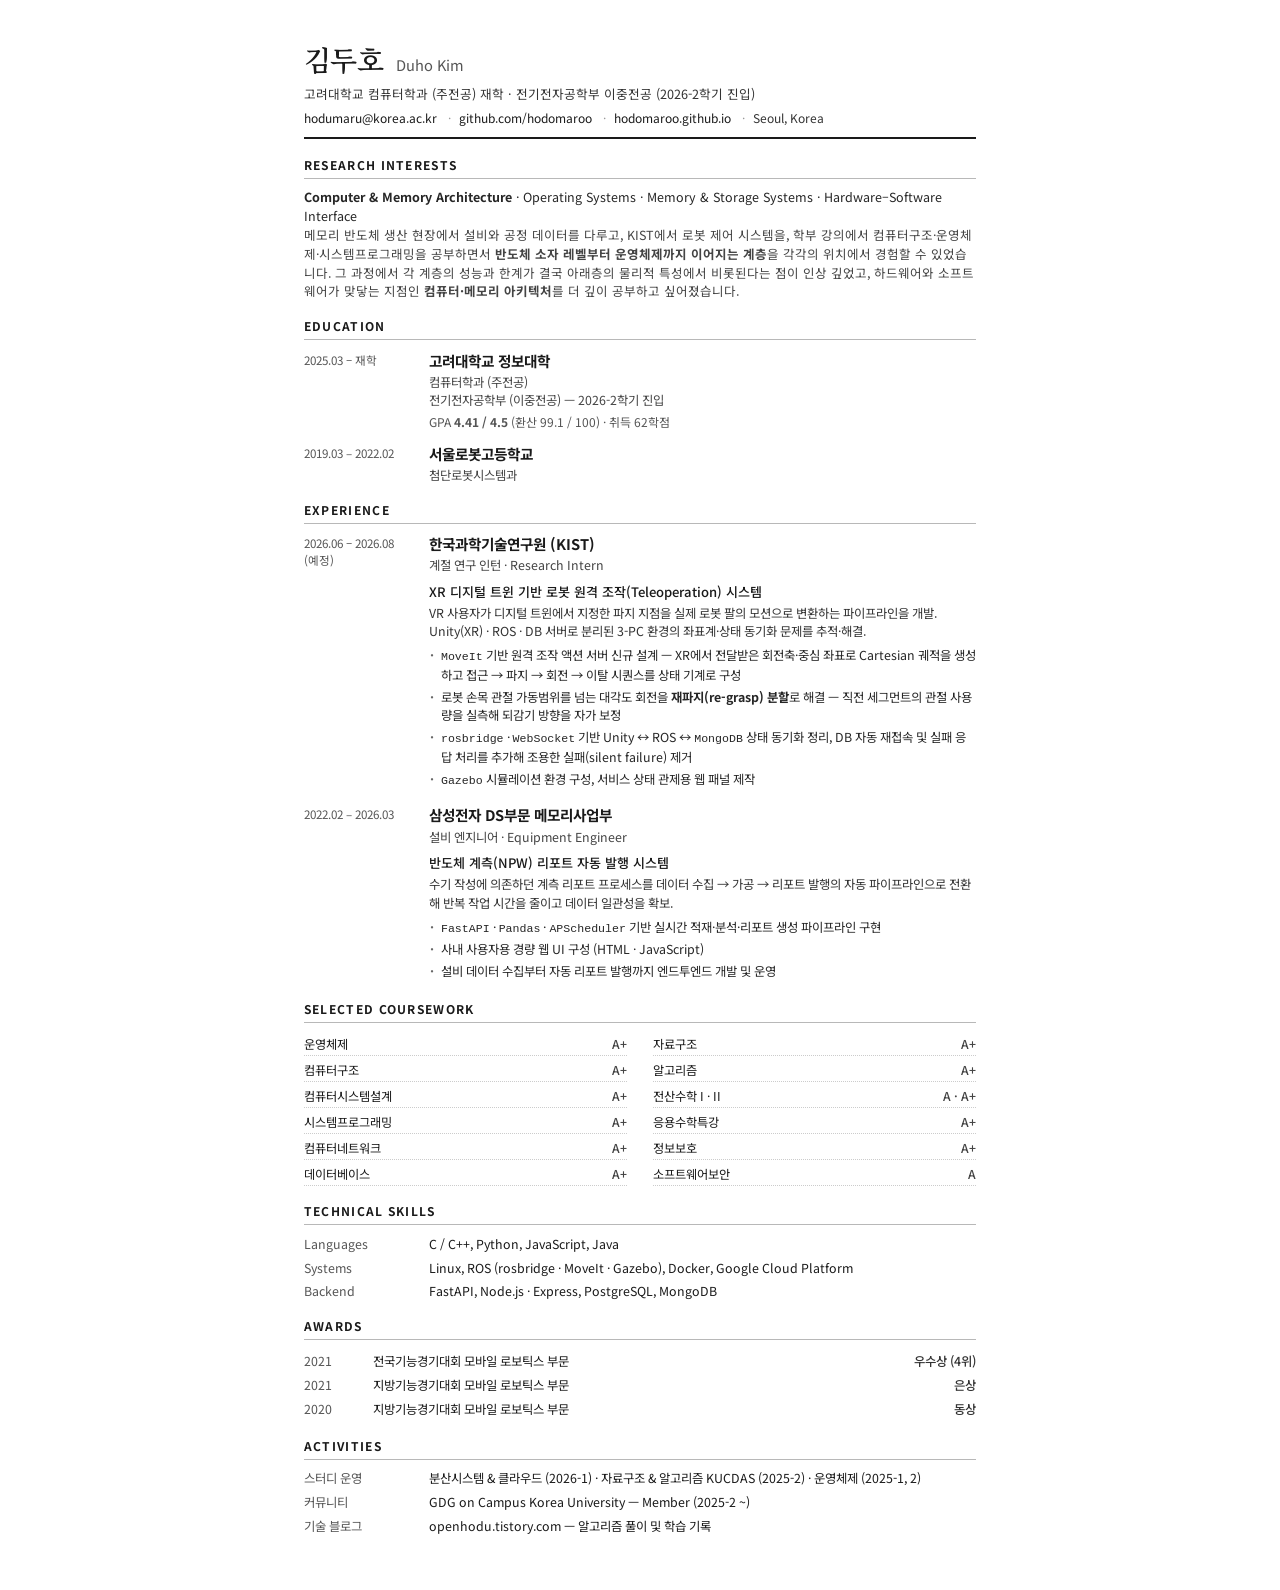
<file: cv.html>
<!DOCTYPE html>
<html lang="ko">
<head>
<meta charset="UTF-8" />
<meta name="viewport" content="width=device-width, initial-scale=1.0" />
<title>김두호 (Duho Kim) — Curriculum Vitae</title>
<link
  href="https://fonts.googleapis.com/css2?family=Noto+Sans+KR:wght@300;400;500;700&family=Noto+Serif+KR:wght@500;600&display=swap"
  rel="stylesheet" />
<style>
  @page { size: A4; margin: 16mm 16mm 14mm; }

  * { margin: 0; padding: 0; box-sizing: border-box; }

  body {
    font-family: "Noto Sans KR", "Malgun Gothic", sans-serif;
    font-size: 10pt;
    line-height: 1.5;
    color: #1a1a1a;
    background: #fff;
    -webkit-font-smoothing: antialiased;
  }

  .page { max-width: 178mm; margin: 0 auto; padding: 10mm 0; }
  @media print { .page { padding: 0; max-width: none; } }

  /* ── Header ── */
  header { border-bottom: 1.6pt solid #1a1a1a; padding-bottom: 7pt; margin-bottom: 13pt; }

  .name-row { display: flex; align-items: baseline; gap: 9pt; }
  .name-ko { font-family: "Noto Serif KR", serif; font-size: 21pt; font-weight: 600; letter-spacing: -0.01em; }
  .name-en { font-size: 11pt; color: #555; font-weight: 400; }

  .headline { margin-top: 3pt; font-size: 9.5pt; color: #333; }

  .contact { margin-top: 5pt; font-size: 9pt; color: #333; }
  .contact span + span::before { content: "·"; margin: 0 6pt; color: #999; }
  .contact a { color: #1a1a1a; text-decoration: none; }

  /* ── Section ── */
  section { margin-bottom: 12pt; break-inside: avoid; }

  h2 {
    font-size: 9pt;
    font-weight: 700;
    letter-spacing: 0.11em;
    text-transform: uppercase;
    color: #1a1a1a;
    border-bottom: 0.7pt solid #b8b8b8;
    padding-bottom: 3pt;
    margin-bottom: 7pt;
  }

  /* ── Entry (date | body) ── */
  .entry { display: grid; grid-template-columns: 82pt 1fr; gap: 12pt; margin-bottom: 9pt; break-inside: avoid; }
  .entry:last-child { margin-bottom: 0; }

  .entry__date { font-size: 8.7pt; color: #555; padding-top: 1.5pt; white-space: nowrap; }

  .entry__title { font-size: 11pt; font-weight: 700; }
  .entry__sub { font-size: 9.3pt; color: #444; margin-top: 1pt; }
  .entry__meta { font-size: 9pt; color: #555; margin-top: 2pt; }

  .project { font-size: 9.8pt; font-weight: 500; margin-top: 5pt; color: #1a1a1a; }
  .summary { font-size: 9.3pt; color: #333; margin-top: 2pt; }

  ul { list-style: none; margin-top: 4pt; }
  ul li { position: relative; padding-left: 9pt; margin-bottom: 2.5pt; font-size: 9.3pt; color: #262626; }
  ul li::before { content: "·"; position: absolute; left: 1pt; color: #666; font-weight: 700; }

  b { font-weight: 700; }
  .mono { font-family: "Consolas", "D2Coding", monospace; font-size: 8.7pt; }

  /* ── Course / skill tables ── */
  .kv { display: grid; grid-template-columns: 82pt 1fr; gap: 4pt 12pt; font-size: 9.3pt; }
  .kv__k { color: #555; }
  .kv__v { color: #1a1a1a; }

  .courses { display: grid; grid-template-columns: 1fr 1fr; gap: 2pt 20pt; font-size: 9.2pt; }
  .course { display: flex; justify-content: space-between; border-bottom: 0.4pt dotted #ccc; padding: 1.5pt 0; }
  .course__g { color: #444; font-weight: 500; margin-left: 8pt; }

  .award { display: grid; grid-template-columns: 42pt 1fr auto; gap: 10pt; font-size: 9.3pt; padding: 2pt 0; }
  .award__y { color: #555; }
  .award__r { color: #333; font-weight: 500; }
</style>
</head>
<body>
<div class="page">

  <header>
    <div class="name-row">
      <span class="name-ko">김두호</span>
      <span class="name-en">Duho Kim</span>
    </div>
    <div class="headline">
      고려대학교 컴퓨터학과 (주전공) 재학 · 전기전자공학부 이중전공 (2026-2학기 진입)
    </div>
    <div class="contact">
      <span><a href="mailto:hodumaru@korea.ac.kr">hodumaru@korea.ac.kr</a></span>
      <span><a href="https://github.com/hodomaroo">github.com/hodomaroo</a></span>
      <span><a href="https://hodomaroo.github.io">hodomaroo.github.io</a></span>
      <span>Seoul, Korea</span>
    </div>
  </header>

  <section>
    <h2>Research Interests</h2>
    <div style="font-size: 9.4pt; color: #262626;">
      <b>Computer &amp; Memory Architecture</b> · Operating Systems ·
      Memory &amp; Storage Systems · Hardware–Software Interface<br />
      <span style="color:#444;">
        메모리 반도체 생산 현장에서 설비와 공정 데이터를 다루고, KIST에서 로봇 제어
        시스템을, 학부 강의에서 컴퓨터구조·운영체제·시스템프로그래밍을 공부하면서
        <b>반도체 소자 레벨부터 운영체제까지 이어지는 계층</b>을 각각의 위치에서
        경험할 수 있었습니다. 그 과정에서 각 계층의 성능과 한계가 결국 아래층의
        물리적 특성에서 비롯된다는 점이 인상 깊었고, 하드웨어와 소프트웨어가 맞닿는
        지점인 <b>컴퓨터·메모리 아키텍처</b>를 더 깊이 공부하고 싶어졌습니다.
      </span>
    </div>
  </section>

  <section>
    <h2>Education</h2>

    <div class="entry">
      <div class="entry__date">2025.03 – 재학</div>
      <div>
        <div class="entry__title">고려대학교 정보대학</div>
        <div class="entry__sub">
          컴퓨터학과 (주전공)<br />
          전기전자공학부 (이중전공) — 2026-2학기 진입
        </div>
        <div class="entry__meta">
          GPA <b>4.41 / 4.5</b> (환산 99.1 / 100) · 취득 62학점
        </div>
      </div>
    </div>

    <div class="entry">
      <div class="entry__date">2019.03 – 2022.02</div>
      <div>
        <div class="entry__title">서울로봇고등학교</div>
        <div class="entry__sub">첨단로봇시스템과</div>
      </div>
    </div>
  </section>

  <section>
    <h2>Experience</h2>

    <div class="entry">
      <div class="entry__date">2026.06 – 2026.08<br />(예정)</div>
      <div>
        <div class="entry__title">한국과학기술연구원 (KIST)</div>
        <div class="entry__sub">계절 연구 인턴 · Research Intern</div>

        <div class="project">XR 디지털 트윈 기반 로봇 원격 조작(Teleoperation) 시스템</div>
        <div class="summary">
          VR 사용자가 디지털 트윈에서 지정한 파지 지점을 실제 로봇 팔의 모션으로 변환하는
          파이프라인을 개발. Unity(XR) · ROS · DB 서버로 분리된 3-PC 환경의 좌표계·상태
          동기화 문제를 추적·해결.
        </div>
        <ul>
          <li>
            <span class="mono">MoveIt</span> 기반 원격 조작 액션 서버 신규 설계 — XR에서 전달받은
            회전축·중심 좌표로 Cartesian 궤적을 생성하고 접근 → 파지 → 회전 → 이탈 시퀀스를
            상태 기계로 구성
          </li>
          <li>
            로봇 손목 관절 가동범위를 넘는 대각도 회전을 <b>재파지(re-grasp) 분할</b>로 해결 —
            직전 세그먼트의 관절 사용량을 실측해 되감기 방향을 자가 보정
          </li>
          <li>
            <span class="mono">rosbridge</span> · <span class="mono">WebSocket</span> 기반
            Unity ↔ ROS ↔ <span class="mono">MongoDB</span> 상태 동기화 정리, DB 자동 재접속 및
            실패 응답 처리를 추가해 조용한 실패(silent failure) 제거
          </li>
          <li>
            <span class="mono">Gazebo</span> 시뮬레이션 환경 구성, 서비스 상태 관제용 웹 패널 제작
          </li>
        </ul>
      </div>
    </div>

    <div class="entry">
      <div class="entry__date">2022.02 – 2026.03</div>
      <div>
        <div class="entry__title">삼성전자 DS부문 메모리사업부</div>
        <div class="entry__sub">설비 엔지니어 · Equipment Engineer</div>

        <div class="project">반도체 계측(NPW) 리포트 자동 발행 시스템</div>
        <div class="summary">
          수기 작성에 의존하던 계측 리포트 프로세스를 데이터 수집 → 가공 → 리포트 발행의
          자동 파이프라인으로 전환해 반복 작업 시간을 줄이고 데이터 일관성을 확보.
        </div>
        <ul>
          <li>
            <span class="mono">FastAPI</span> · <span class="mono">Pandas</span> ·
            <span class="mono">APScheduler</span> 기반 실시간 적재·분석·리포트 생성 파이프라인 구현
          </li>
          <li>사내 사용자용 경량 웹 UI 구성 (HTML · JavaScript)</li>
          <li>설비 데이터 수집부터 자동 리포트 발행까지 엔드투엔드 개발 및 운영</li>
        </ul>
      </div>
    </div>
  </section>

  <section>
    <h2>Selected Coursework</h2>
    <div class="courses">
      <div class="course"><span>운영체제</span><span class="course__g">A+</span></div>
      <div class="course"><span>자료구조</span><span class="course__g">A+</span></div>
      <div class="course"><span>컴퓨터구조</span><span class="course__g">A+</span></div>
      <div class="course"><span>알고리즘</span><span class="course__g">A+</span></div>
      <div class="course"><span>컴퓨터시스템설계</span><span class="course__g">A+</span></div>
      <div class="course"><span>전산수학 I · II</span><span class="course__g">A · A+</span></div>
      <div class="course"><span>시스템프로그래밍</span><span class="course__g">A+</span></div>
      <div class="course"><span>응용수학특강</span><span class="course__g">A+</span></div>
      <div class="course"><span>컴퓨터네트워크</span><span class="course__g">A+</span></div>
      <div class="course"><span>정보보호</span><span class="course__g">A+</span></div>
      <div class="course"><span>데이터베이스</span><span class="course__g">A+</span></div>
      <div class="course"><span>소프트웨어보안</span><span class="course__g">A</span></div>
    </div>
  </section>

  <section>
    <h2>Technical Skills</h2>
    <div class="kv">
      <div class="kv__k">Languages</div>
      <div class="kv__v">C / C++, Python, JavaScript, Java</div>
      <div class="kv__k">Systems</div>
      <div class="kv__v">Linux, ROS (rosbridge · MoveIt · Gazebo), Docker, Google Cloud Platform</div>
      <div class="kv__k">Backend</div>
      <div class="kv__v">FastAPI, Node.js · Express, PostgreSQL, MongoDB</div>
    </div>
  </section>

  <section>
    <h2>Awards</h2>
    <div class="award"><span class="award__y">2021</span><span>전국기능경기대회 모바일 로보틱스 부문</span><span class="award__r">우수상 (4위)</span></div>
    <div class="award"><span class="award__y">2021</span><span>지방기능경기대회 모바일 로보틱스 부문</span><span class="award__r">은상</span></div>
    <div class="award"><span class="award__y">2020</span><span>지방기능경기대회 모바일 로보틱스 부문</span><span class="award__r">동상</span></div>
  </section>

  <section>
    <h2>Activities</h2>
    <div class="kv">
      <div class="kv__k">스터디 운영</div>
      <div class="kv__v">
        분산시스템 &amp; 클라우드 (2026-1) · 자료구조 &amp; 알고리즘 KUCDAS (2025-2) ·
        운영체제 (2025-1, 2)
      </div>
      <div class="kv__k">커뮤니티</div>
      <div class="kv__v">GDG on Campus Korea University — Member (2025-2 ~)</div>
      <div class="kv__k">기술 블로그</div>
      <div class="kv__v">openhodu.tistory.com — 알고리즘 풀이 및 학습 기록</div>
    </div>
  </section>

</div>
</body>
</html>
</file>
